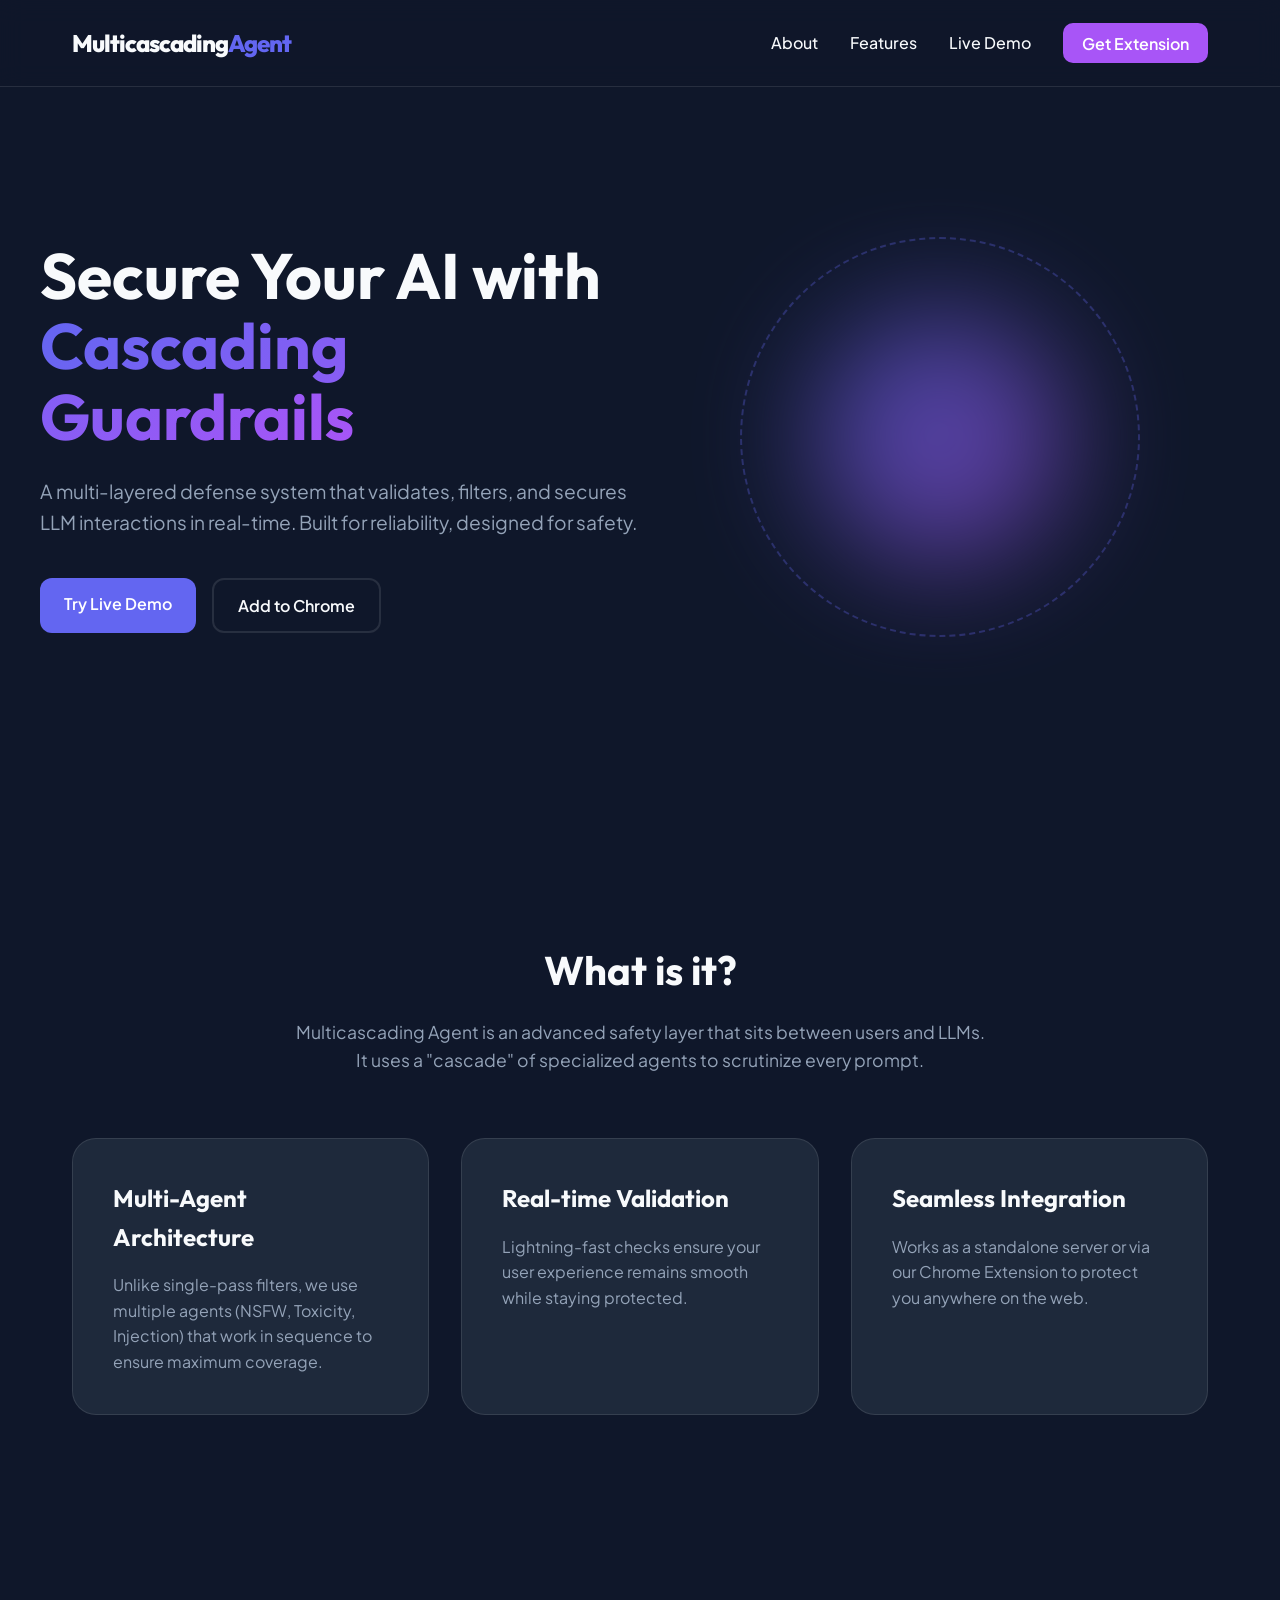
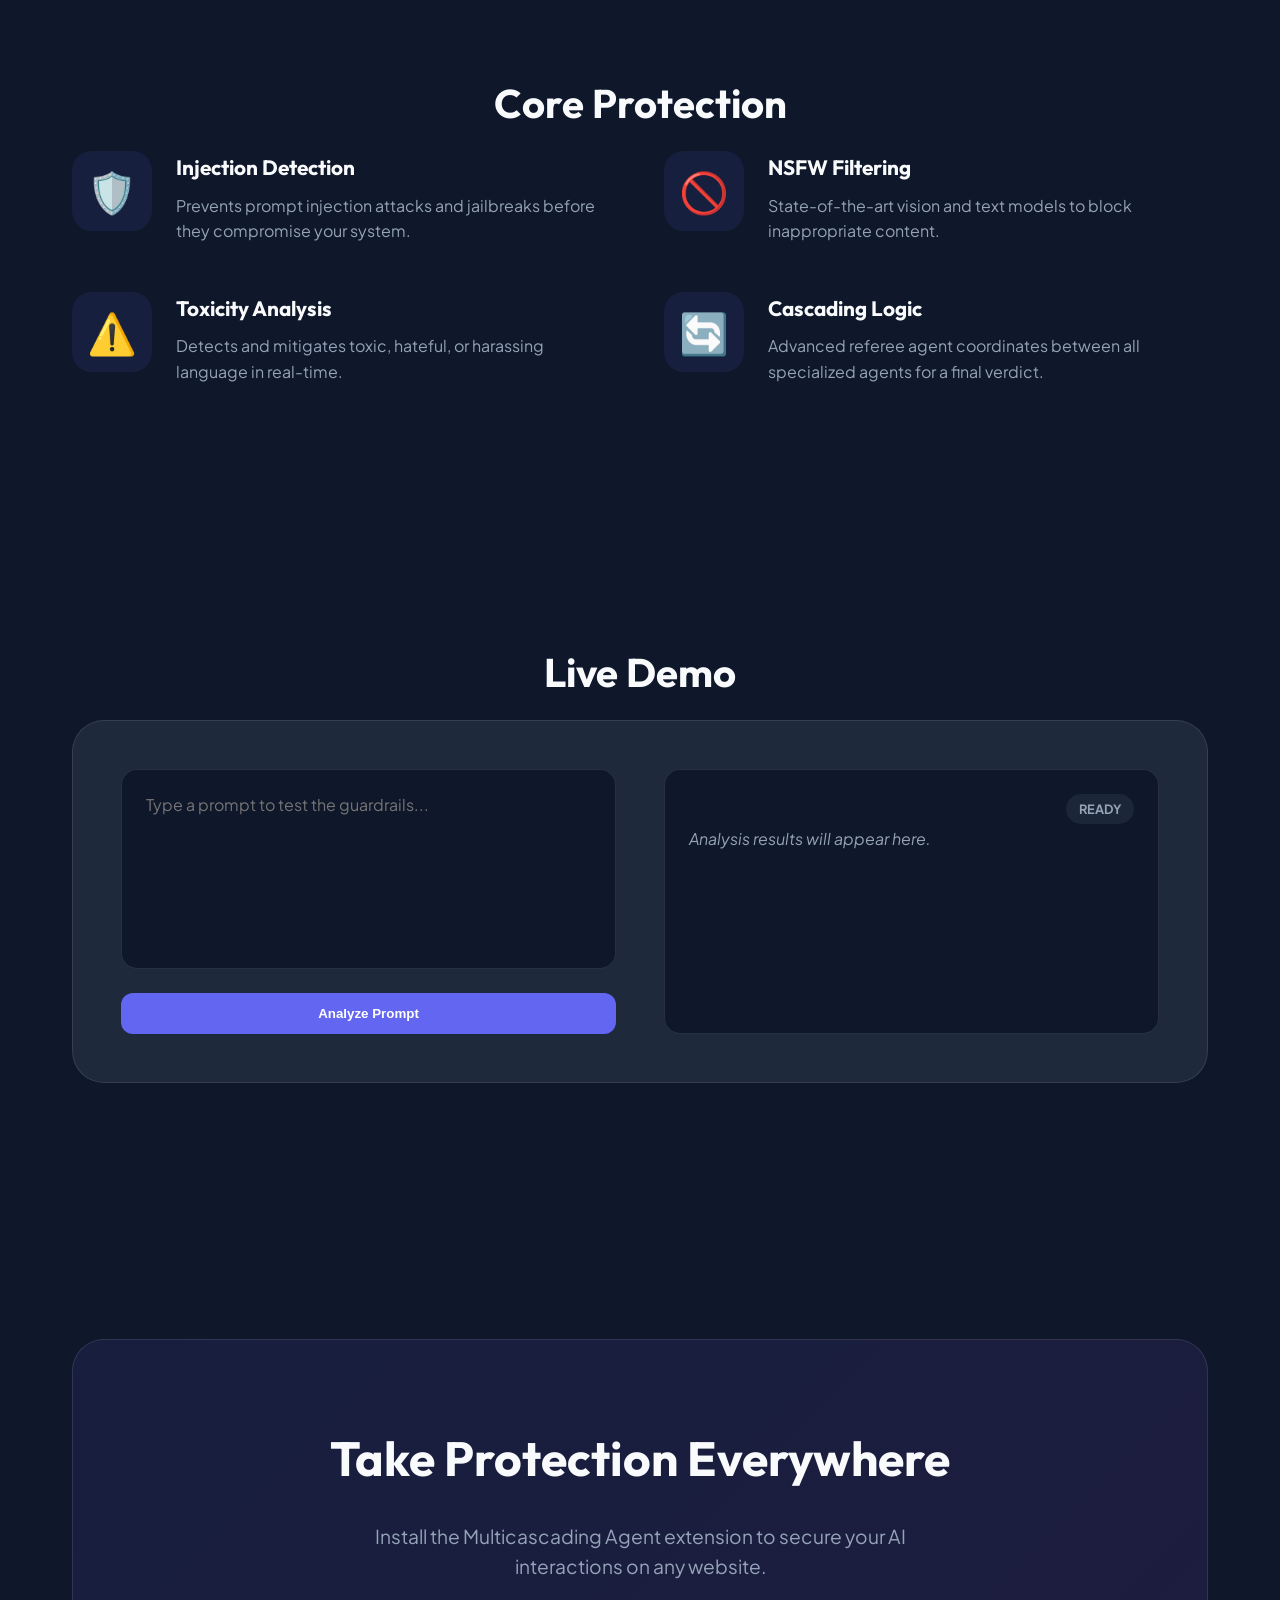
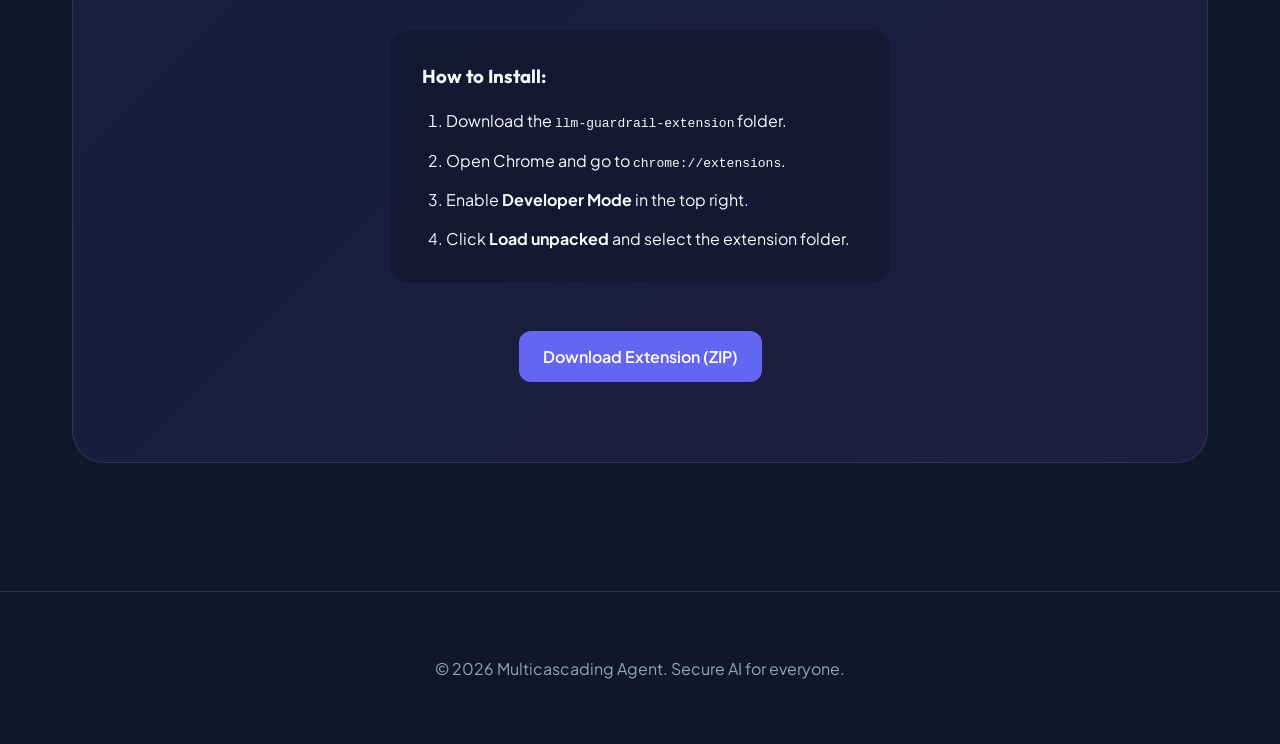
<file: index.html>
<!DOCTYPE html>
<html lang="en">
<head>
    <meta charset="UTF-8">
    <meta name="viewport" content="width=device-width, initial-scale=1.0">
    <title>Multicascading Agent | AI Guardrails</title>
    <meta name="description" content="The ultimate cascading guardrail system for LLMs. Protect your AI interactions with multi-agent validation.">
    <link rel="stylesheet" href="style.css">
    <link rel="preconnect" href="https://fonts.googleapis.com">
    <link rel="preconnect" href="https://fonts.gstatic.com" crossorigin>
    <link href="https://fonts.googleapis.com/css2?family=Outfit:wght@300;400;600;800&family=Plus+Jakarta+Sans:wght@400;500;700&display=swap" rel="stylesheet">
</head>
<body>
    <header>
        <nav>
            <div class="logo">Multicascading<span>Agent</span></div>
            <ul>
                <li><a href="#about">About</a></li>
                <li><a href="#features">Features</a></li>
                <li><a href="#demo">Live Demo</a></li>
                <li><a href="#extension" class="btn-secondary">Get Extension</a></li>
            </ul>
        </nav>
    </header>

    <main>
        <section id="hero">
            <div class="hero-content">
                <h1>Secure Your AI with <span class="gradient-text">Cascading Guardrails</span></h1>
                <p>A multi-layered defense system that validates, filters, and secures LLM interactions in real-time. Built for reliability, designed for safety.</p>
                <div class="hero-btns">
                    <a href="#demo" class="btn-primary">Try Live Demo</a>
                    <a href="#extension" class="btn-outline">Add to Chrome</a>
                </div>
            </div>
            <div class="hero-visual">
                <div class="orb-container">
                    <div class="orb"></div>
                    <div class="orb-ring"></div>
                </div>
            </div>
        </section>

        <section id="about">
            <div class="container">
                <h2 class="section-title">What is it?</h2>
                <p class="section-subtitle">Multicascading Agent is an advanced safety layer that sits between users and LLMs. It uses a "cascade" of specialized agents to scrutinize every prompt.</p>
                <div class="about-grid">
                    <div class="about-card">
                        <h3>Multi-Agent Architecture</h3>
                        <p>Unlike single-pass filters, we use multiple agents (NSFW, Toxicity, Injection) that work in sequence to ensure maximum coverage.</p>
                    </div>
                    <div class="about-card">
                        <h3>Real-time Validation</h3>
                        <p>Lightning-fast checks ensure your user experience remains smooth while staying protected.</p>
                    </div>
                    <div class="about-card">
                        <h3>Seamless Integration</h3>
                        <p>Works as a standalone server or via our Chrome Extension to protect you anywhere on the web.</p>
                    </div>
                </div>
            </div>
        </section>

        <section id="features">
            <div class="container">
                <h2 class="section-title">Core Protection</h2>
                <div class="feature-list">
                    <div class="feature-item">
                        <div class="feature-icon">🛡️</div>
                        <div class="feature-text">
                            <h3>Injection Detection</h3>
                            <p>Prevents prompt injection attacks and jailbreaks before they compromise your system.</p>
                        </div>
                    </div>
                    <div class="feature-item">
                        <div class="feature-icon">🚫</div>
                        <div class="feature-text">
                            <h3>NSFW Filtering</h3>
                            <p>State-of-the-art vision and text models to block inappropriate content.</p>
                        </div>
                    </div>
                    <div class="feature-item">
                        <div class="feature-icon">⚠️</div>
                        <div class="feature-text">
                            <h3>Toxicity Analysis</h3>
                            <p>Detects and mitigates toxic, hateful, or harassing language in real-time.</p>
                        </div>
                    </div>
                    <div class="feature-item">
                        <div class="feature-icon">🔄</div>
                        <div class="feature-text">
                            <h3>Cascading Logic</h3>
                            <p>Advanced referee agent coordinates between all specialized agents for a final verdict.</p>
                        </div>
                    </div>
                </div>
            </div>
        </section>

        <section id="demo">
            <div class="container">
                <h2 class="section-title">Live Demo</h2>
                <div class="demo-container">
                    <div class="demo-input">
                        <textarea id="prompt-input" placeholder="Type a prompt to test the guardrails..."></textarea>
                        <button id="check-btn" class="btn-primary">Analyze Prompt</button>
                    </div>
                    <div class="demo-output">
                        <div id="status-indicator" class="status-idle">Ready</div>
                        <div id="result-display">
                            <p class="placeholder-text">Analysis results will appear here.</p>
                        </div>
                    </div>
                </div>
            </div>
        </section>

        <section id="extension">
            <div class="container">
                <div class="extension-cta">
                    <h2>Take Protection Everywhere</h2>
                    <p>Install the Multicascading Agent extension to secure your AI interactions on any website.</p>
                    <div class="install-steps">
                        <h3>How to Install:</h3>
                        <ol>
                            <li>Download the <code>llm-guardrail-extension</code> folder.</li>
                            <li>Open Chrome and go to <code>chrome://extensions</code>.</li>
                            <li>Enable <strong>Developer Mode</strong> in the top right.</li>
                            <li>Click <strong>Load unpacked</strong> and select the extension folder.</li>
                        </ol>
                    </div>
                    <a href="extension.zip" download class="btn-primary">Download Extension (ZIP)</a>
                </div>
            </div>
        </section>
    </main>

    <footer>
        <div class="container">
            <p>&copy; 2026 Multicascading Agent. Secure AI for everyone.</p>
        </div>
    </footer>

    <script src="script.js"></script>
</body>
</html>
</file>
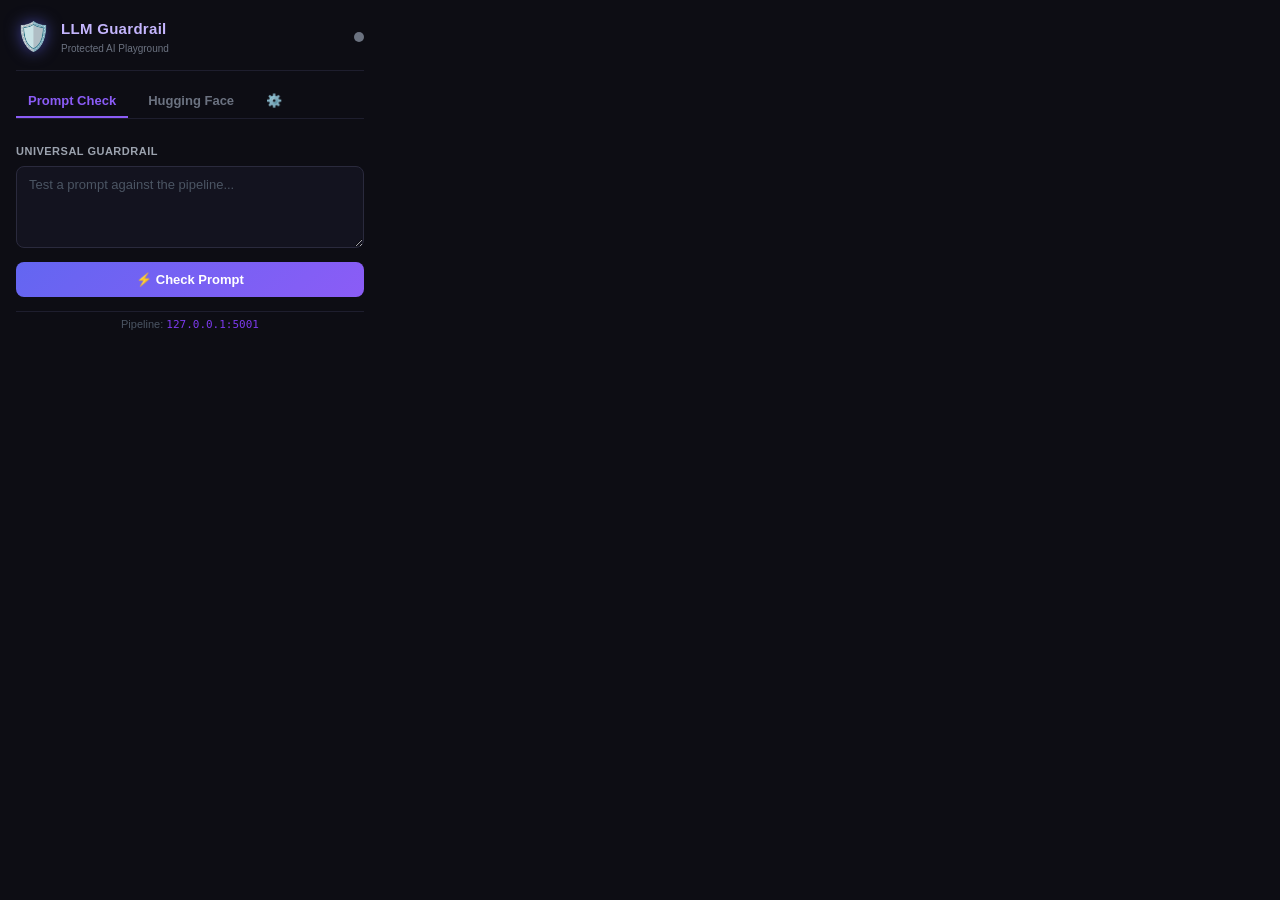
<file: llm-guardrail-extension/popup.html>
<!DOCTYPE html>
<html lang="en">

<head>
    <meta charset="UTF-8" />
    <meta name="viewport" content="width=device-width, initial-scale=1.0" />
    <title>LLM Guardrail</title>
    <link rel="stylesheet" href="styles.css" />
</head>

<body>
    <div class="container">
        <!-- Header -->
        <header class="header">
            <div class="logo">
                <span class="shield">🛡️</span>
                <div>
                    <h1>LLM Guardrail</h1>
                    <p class="subtitle">Protected AI Playground</p>
                </div>
            </div>
            <div id="server-status" class="status-dot status-unknown" title="Server status"></div>
        </header>

        <!-- Tabs -->
        <div class="tabs">
            <button class="tab-btn active" data-tab="check">Prompt Check</button>
            <button class="tab-btn" data-tab="hf">Hugging Face</button>
            <button class="tab-btn" data-tab="settings">⚙️</button>
        </div>

        <!-- Prompt Check Tab -->
        <div id="tab-check" class="tab-content active">
            <div class="section">
                <label for="prompt-input" class="label">Universal Guardrail</label>
                <textarea id="prompt-input" class="textarea" placeholder="Test a prompt against the pipeline..."
                    rows="4"></textarea>
            </div>
            <button id="check-btn" class="btn-primary">
                <span id="btn-text">⚡ Check Prompt</span>
                <span id="btn-spinner" class="spinner hidden"></span>
            </button>
        </div>

        <!-- Hugging Face Tab -->
        <div id="tab-hf" class="tab-content">
            <div class="section">
                <label class="label">Model Configuration</label>
                <input type="text" id="hf-model-id" class="input-text"
                    placeholder="Model ID (e.g. runwayml/stable-diffusion-v1-5)" value="gpt2">

                <div class="input-group">
                    <select id="hf-task" class="select">
                        <option value="text-generation">Text Generation</option>
                        <option value="text-to-image">Text to Image</option>
                    </select>
                </div>

                <textarea id="hf-prompt" class="textarea" placeholder="Enter prompt for the model..."
                    rows="4"></textarea>
            </div>
            <button id="hf-run-btn" class="btn-primary btn-hf">
                <span id="hf-btn-text">🚀 Run Inference</span>
                <span id="hf-btn-spinner" class="spinner hidden"></span>
            </button>

            <!-- HF Result Container -->
            <div id="hf-result-container" class="hf-result hidden">
                <div class="label">Model Output</div>
                <div id="hf-output-text" class="hf-output-text hidden"></div>
                <img id="hf-output-image" class="hf-output-image hidden" />
            </div>
        </div>

        <!-- Settings Tab -->
        <div id="tab-settings" class="tab-content">
            <div class="section">
                <label class="label">Backend API URL</label>
                <input type="text" id="api-url-input" class="input-text" placeholder="http://127.0.0.1:5001" value="http://127.0.0.1:5001">
                <p class="subtitle" style="margin-top: 8px;">Enter your deployed server URL (e.g., from Render/Railway).</p>
            </div>
            <button id="save-settings-btn" class="btn-primary">Save Settings</button>
        </div>

        <!-- Result Card (Shared) -->
        <div id="result-card" class="result-card hidden">
            <div id="result-icon" class="result-icon"></div>
            <div class="result-details">
                <div id="result-action" class="result-action"></div>
                <div id="result-risk" class="result-risk"></div>
                <div id="result-reason" class="result-reason"></div>
                <div id="result-agents" class="result-agents hidden"></div>
            </div>
        </div>

        <!-- Footer -->
        <footer class="footer">
            <span id="current-server-text">Pipeline: <code>127.0.0.1:5001</code></span>
        </footer>
    </div>

    <script src="popup.js"></script>
</body>

</html>
</file>
<file: style.css>
:root {
    --primary: #6366f1;
    --primary-glow: rgba(99, 102, 241, 0.5);
    --secondary: #a855f7;
    --bg-dark: #0f172a;
    --bg-card: #1e293b;
    --text-main: #f8fafc;
    --text-muted: #94a3b8;
    --success: #22c55e;
    --error: #ef4444;
    --border: rgba(255, 255, 255, 0.1);
}

* {
    margin: 0;
    padding: 0;
    box-sizing: border-box;
}

body {
    font-family: 'Plus Jakarta Sans', sans-serif;
    background-color: var(--bg-dark);
    color: var(--text-main);
    line-height: 1.6;
    overflow-x: hidden;
}

h1, h2, h3, .logo {
    font-family: 'Outfit', sans-serif;
}

.container {
    max-width: 1200px;
    margin: 0 auto;
    padding: 0 2rem;
}

/* Header & Nav */
header {
    padding: 1.5rem 0;
    position: fixed;
    width: 100%;
    top: 0;
    z-index: 100;
    background: rgba(15, 23, 42, 0.8);
    backdrop-filter: blur(12px);
    border-bottom: 1px solid var(--border);
}

nav {
    display: flex;
    justify-content: space-between;
    align-items: center;
    max-width: 1200px;
    margin: 0 auto;
    padding: 0 2rem;
}

.logo {
    font-size: 1.5rem;
    font-weight: 800;
    letter-spacing: -1px;
}

.logo span {
    color: var(--primary);
}

nav ul {
    display: flex;
    list-style: none;
    gap: 2rem;
    align-items: center;
}

nav a {
    text-decoration: none;
    color: var(--text-main);
    font-weight: 500;
    transition: color 0.3s;
}

nav a:hover {
    color: var(--primary);
}

/* Buttons */
.btn-primary {
    background: var(--primary);
    color: white;
    padding: 0.8rem 1.5rem;
    border-radius: 12px;
    text-decoration: none;
    font-weight: 600;
    transition: transform 0.3s, box-shadow 0.3s;
    display: inline-block;
    border: none;
    cursor: pointer;
}

.btn-primary:hover {
    transform: translateY(-2px);
    box-shadow: 0 8px 24px var(--primary-glow);
}

.btn-secondary {
    background: var(--secondary);
    color: white;
    padding: 0.6rem 1.2rem;
    border-radius: 10px;
    text-decoration: none;
    font-weight: 600;
}

.btn-outline {
    border: 2px solid var(--border);
    color: var(--text-main);
    padding: 0.8rem 1.5rem;
    border-radius: 12px;
    text-decoration: none;
    font-weight: 600;
    transition: background 0.3s;
}

.btn-outline:hover {
    background: var(--border);
}

/* Hero Section */
#hero {
    padding: 10rem 0 6rem;
    display: flex;
    align-items: center;
    justify-content: space-between;
    max-width: 1200px;
    margin: 0 auto;
    min-height: 90vh;
}

.hero-content {
    flex: 1;
    max-width: 600px;
}

.hero-content h1 {
    font-size: 4rem;
    line-height: 1.1;
    margin-bottom: 1.5rem;
}

.gradient-text {
    background: linear-gradient(135deg, var(--primary), var(--secondary));
    -webkit-background-clip: text;
    -webkit-text-fill-color: transparent;
}

.hero-content p {
    font-size: 1.2rem;
    color: var(--text-muted);
    margin-bottom: 2.5rem;
}

.hero-btns {
    display: flex;
    gap: 1rem;
}

.hero-visual {
    flex: 1;
    display: flex;
    justify-content: center;
    position: relative;
}

.orb-container {
    position: relative;
    width: 400px;
    height: 400px;
}

.orb {
    width: 250px;
    height: 250px;
    background: linear-gradient(135deg, var(--primary), var(--secondary));
    border-radius: 50%;
    filter: blur(60px);
    opacity: 0.6;
    animation: pulse 4s infinite alternate;
    position: absolute;
    top: 50%;
    left: 50%;
    transform: translate(-50%, -50%);
}

.orb-ring {
    position: absolute;
    top: 0;
    left: 0;
    width: 100%;
    height: 100%;
    border: 2px dashed var(--primary);
    border-radius: 50%;
    opacity: 0.3;
    animation: rotate 20s linear infinite;
}

@keyframes pulse {
    from { transform: translate(-50%, -50%) scale(1); opacity: 0.4; }
    to { transform: translate(-50%, -50%) scale(1.2); opacity: 0.7; }
}

@keyframes rotate {
    from { transform: rotate(0deg); }
    to { transform: rotate(360deg); }
}

/* Sections General */
section {
    padding: 8rem 0;
}

.section-title {
    font-size: 2.5rem;
    text-align: center;
    margin-bottom: 1rem;
}

.section-subtitle {
    text-align: center;
    color: var(--text-muted);
    max-width: 700px;
    margin: 0 auto 4rem;
    font-size: 1.1rem;
}

/* About Grid */
.about-grid {
    display: grid;
    grid-template-columns: repeat(auto-fit, minmax(300px, 1fr));
    gap: 2rem;
}

.about-card {
    background: var(--bg-card);
    padding: 2.5rem;
    border-radius: 24px;
    border: 1px solid var(--border);
    transition: transform 0.3s;
}

.about-card:hover {
    transform: translateY(-10px);
    border-color: var(--primary);
}

.about-card h3 {
    margin-bottom: 1rem;
    font-size: 1.5rem;
}

.about-card p {
    color: var(--text-muted);
}

/* Feature List */
.feature-list {
    display: grid;
    grid-template-columns: 1fr 1fr;
    gap: 3rem;
}

.feature-item {
    display: flex;
    gap: 1.5rem;
}

.feature-icon {
    font-size: 2.5rem;
    background: rgba(99, 102, 241, 0.1);
    width: 80px;
    height: 80px;
    display: flex;
    align-items: center;
    justify-content: center;
    border-radius: 20px;
    flex-shrink: 0;
}

.feature-text h3 {
    margin-bottom: 0.5rem;
    font-size: 1.3rem;
}

.feature-text p {
    color: var(--text-muted);
}

/* Demo Section */
.demo-container {
    background: var(--bg-card);
    border-radius: 32px;
    border: 1px solid var(--border);
    padding: 3rem;
    display: grid;
    grid-template-columns: 1fr 1fr;
    gap: 3rem;
}

.demo-input {
    display: flex;
    flex-direction: column;
    gap: 1.5rem;
}

textarea {
    width: 100%;
    height: 200px;
    background: var(--bg-dark);
    border: 1px solid var(--border);
    border-radius: 16px;
    padding: 1.5rem;
    color: var(--text-main);
    font-family: inherit;
    font-size: 1rem;
    resize: none;
    outline: none;
    transition: border-color 0.3s;
}

textarea:focus {
    border-color: var(--primary);
}

.demo-output {
    background: var(--bg-dark);
    border-radius: 16px;
    padding: 1.5rem;
    position: relative;
    border: 1px solid var(--border);
}

#status-indicator {
    position: absolute;
    top: 1.5rem;
    right: 1.5rem;
    padding: 0.3rem 0.8rem;
    border-radius: 20px;
    font-size: 0.8rem;
    font-weight: 700;
    text-transform: uppercase;
}

.status-idle { background: rgba(148, 163, 184, 0.1); color: var(--text-muted); }
.status-loading { background: rgba(99, 102, 241, 0.1); color: var(--primary); }
.status-allow { background: rgba(34, 197, 94, 0.1); color: var(--success); }
.status-block { background: rgba(239, 68, 68, 0.1); color: var(--error); }

#result-display {
    margin-top: 2rem;
}

.placeholder-text {
    color: var(--text-muted);
    font-style: italic;
}

/* Result Items */
.result-verdict {
    font-size: 1.5rem;
    font-weight: 800;
    margin-bottom: 1rem;
}

.result-reason {
    margin-bottom: 1.5rem;
    padding: 1rem;
    background: rgba(255, 255, 255, 0.05);
    border-radius: 12px;
}

.agent-scores {
    display: flex;
    flex-direction: column;
    gap: 0.8rem;
}

.agent-score-item {
    display: flex;
    justify-content: space-between;
    align-items: center;
}

.score-bar {
    height: 8px;
    background: var(--border);
    width: 100px;
    border-radius: 4px;
    overflow: hidden;
}

.score-fill {
    height: 100%;
    background: var(--primary);
}

/* Extension Section */
.extension-cta {
    background: linear-gradient(135deg, rgba(99, 102, 241, 0.1), rgba(168, 85, 247, 0.1));
    border-radius: 32px;
    padding: 5rem 3rem;
    text-align: center;
    border: 1px solid var(--border);
}

.extension-cta h2 {
    font-size: 3rem;
    margin-bottom: 1.5rem;
}

.extension-cta p {
    font-size: 1.2rem;
    color: var(--text-muted);
    margin-bottom: 3rem;
    max-width: 600px;
    margin-left: auto;
    margin-right: auto;
}

.install-steps {
    text-align: left;
    max-width: 500px;
    margin: 0 auto 3rem;
    background: rgba(0,0,0,0.2);
    padding: 2rem;
    border-radius: 20px;
}

.install-steps h3 {
    margin-bottom: 1rem;
    color: var(--text-main);
}

.install-steps ol {
    margin-left: 1.5rem;
    display: flex;
    flex-direction: column;
    gap: 0.8rem;
}

/* Footer */
footer {
    padding: 4rem 0;
    border-top: 1px solid var(--border);
    text-align: center;
    color: var(--text-muted);
}

/* Responsive */
@media (max-width: 968px) {
    #hero {
        flex-direction: column;
        text-align: center;
        padding-top: 8rem;
    }
    .hero-content {
        margin-bottom: 4rem;
    }
    .hero-btns {
        justify-content: center;
    }
    .feature-list, .demo-container {
        grid-template-columns: 1fr;
    }
}
</file>
<file: llm-guardrail-extension/styles.css>
/* ─── Reset & Base ─────────────────────────────────────────────────────────── */
* {
  margin: 0;
  padding: 0;
  box-sizing: border-box;
}

body {
  width: 380px;
  min-height: 200px;
  background: #0d0d14;
  color: #e8e8f0;
  font-family: -apple-system, BlinkMacSystemFont, 'Segoe UI', 'Inter', sans-serif;
  font-size: 13px;
  line-height: 1.5;
}

/* ─── Container ────────────────────────────────────────────────────────────── */
.container {
  padding: 16px;
  display: flex;
  flex-direction: column;
  gap: 14px;
}

/* ─── Header ───────────────────────────────────────────────────────────────── */
.header {
  display: flex;
  align-items: center;
  justify-content: space-between;
  padding-bottom: 12px;
  border-bottom: 1px solid #1e1e2e;
}

.logo {
  display: flex;
  align-items: center;
  gap: 10px;
}

.shield {
  font-size: 28px;
  filter: drop-shadow(0 0 8px rgba(99, 102, 241, 0.6));
}

.logo h1 {
  font-size: 15px;
  font-weight: 700;
  color: #c4b5fd;
  letter-spacing: 0.3px;
}

.subtitle {
  font-size: 10px;
  color: #6b7280;
  margin-top: 1px;
}

/* ─── Server Status Dot ────────────────────────────────────────────────────── */
.status-dot {
  width: 10px;
  height: 10px;
  border-radius: 50%;
  flex-shrink: 0;
}

.status-online {
  background: #22c55e;
  box-shadow: 0 0 6px #22c55e;
}

.status-offline {
  background: #ef4444;
  box-shadow: 0 0 6px #ef4444;
}

.status-unknown {
  background: #6b7280;
}

/* ─── Section ──────────────────────────────────────────────────────────────── */
.section {
  display: flex;
  flex-direction: column;
  gap: 6px;
}

.label {
  font-size: 11px;
  font-weight: 600;
  color: #9ca3af;
  text-transform: uppercase;
  letter-spacing: 0.5px;
}

/* ─── Textarea ─────────────────────────────────────────────────────────────── */
.textarea {
  width: 100%;
  background: #13131f;
  border: 1px solid #2a2a3d;
  border-radius: 8px;
  color: #e8e8f0;
  font-size: 13px;
  font-family: inherit;
  padding: 10px 12px;
  resize: vertical;
  outline: none;
  transition: border-color 0.2s;
}

.textarea:focus {
  border-color: #6366f1;
  box-shadow: 0 0 0 2px rgba(99, 102, 241, 0.15);
}

.textarea::placeholder {
  color: #4b5563;
}

/* ─── Button ───────────────────────────────────────────────────────────────── */
.btn-primary {
  width: 100%;
  padding: 10px 16px;
  background: linear-gradient(135deg, #6366f1, #8b5cf6);
  border: none;
  border-radius: 8px;
  color: #fff;
  font-size: 13px;
  font-weight: 600;
  cursor: pointer;
  display: flex;
  align-items: center;
  justify-content: center;
  gap: 8px;
  transition: opacity 0.2s, transform 0.1s;
}

.btn-primary:hover {
  opacity: 0.9;
}

.btn-primary:active {
  transform: scale(0.98);
}

.btn-primary:disabled {
  opacity: 0.5;
  cursor: not-allowed;
}

/* ─── Spinner ──────────────────────────────────────────────────────────────── */
.spinner {
  width: 14px;
  height: 14px;
  border: 2px solid rgba(255, 255, 255, 0.3);
  border-top-color: #fff;
  border-radius: 50%;
  animation: spin 0.7s linear infinite;
}

@keyframes spin {
  to {
    transform: rotate(360deg);
  }
}

/* ─── Result Card ──────────────────────────────────────────────────────────── */
.result-card {
  background: #13131f;
  border: 1px solid #2a2a3d;
  border-radius: 10px;
  padding: 14px;
  display: flex;
  gap: 12px;
  align-items: flex-start;
  animation: fadeIn 0.3s ease-out;
}

@keyframes fadeIn {
  from {
    opacity: 0;
    transform: translateY(6px);
  }

  to {
    opacity: 1;
    transform: translateY(0);
  }
}

.result-card.allow {
  border-color: #22c55e;
  background: #0a1a0f;
}

.result-card.block {
  border-color: #ef4444;
  background: #1a0a0a;
}

.result-icon {
  font-size: 26px;
  flex-shrink: 0;
  line-height: 1;
}

.result-details {
  display: flex;
  flex-direction: column;
  gap: 4px;
  min-width: 0;
}

.result-action {
  font-size: 14px;
  font-weight: 700;
}

.result-card.allow .result-action {
  color: #4ade80;
}

.result-card.block .result-action {
  color: #f87171;
}

.result-risk {
  font-size: 11px;
  color: #9ca3af;
  text-transform: uppercase;
  letter-spacing: 0.4px;
}

.result-reason {
  font-size: 12px;
  color: #d1d5db;
  margin-top: 2px;
  word-break: break-word;
}

.result-agents {
  font-size: 11px;
  color: #6b7280;
  margin-top: 4px;
}

/* ─── Footer ───────────────────────────────────────────────────────────────── */
.footer {
  text-align: center;
  color: #4b5563;
  font-size: 11px;
  padding-top: 4px;
  border-top: 1px solid #1e1e2e;
}

.footer code {
  color: #7c3aed;
  font-size: 11px;
}

/* ─── Tabs ─────────────────────────────────────────────────────────────────── */
.tabs {
  display: flex;
  gap: 8px;
  border-bottom: 1px solid #1e1e2e;
  margin-bottom: 10px;
}

.tab-btn {
  background: none;
  border: none;
  border-bottom: 2px solid transparent;
  color: #6b7280;
  padding: 8px 12px;
  font-size: 13px;
  font-weight: 600;
  cursor: pointer;
  transition: all 0.2s;
}

.tab-btn:hover {
  color: #e8e8f0;
}

.tab-btn.active {
  color: #8b5cf6;
  border-bottom-color: #8b5cf6;
}

.tab-content {
  display: none;
  flex-direction: column;
  gap: 14px;
}

.tab-content.active {
  display: flex;
}

/* ─── Inputs & Selects ──────────────────────────────────────────────────────── */
.input-text {
  width: 100%;
  background: #13131f;
  border: 1px solid #2a2a3d;
  border-radius: 8px;
  color: #e8e8f0;
  font-size: 13px;
  padding: 8px 12px;
  outline: none;
  margin-bottom: 8px;
}

.input-text:focus {
  border-color: #6366f1;
}

.select {
  width: 100%;
  background: #13131f;
  border: 1px solid #2a2a3d;
  border-radius: 8px;
  color: #e8e8f0;
  font-size: 13px;
  padding: 8px 12px;
  outline: none;
  cursor: pointer;
  margin-bottom: 8px;
}

/* ─── HF Results ───────────────────────────────────────────────────────────── */
.hf-result {
  margin-top: 10px;
  background: #13131f;
  border: 1px solid #2a2a3d;
  border-radius: 8px;
  padding: 12px;
  animation: fadeIn 0.3s ease-out;
}

.hf-output-text {
  margin-top: 8px;
  font-size: 13px;
  white-space: pre-wrap;
  color: #d1d5db;
  max-height: 150px;
  overflow-y: auto;
}

.hf-output-image {
  margin-top: 10px;
  width: 100%;
  border-radius: 6px;
  border: 1px solid #2a2a3d;
}

/* ─── Utility ──────────────────────────────────────────────────────────────── */
.hidden {
  display: none !important;
}
</file>
